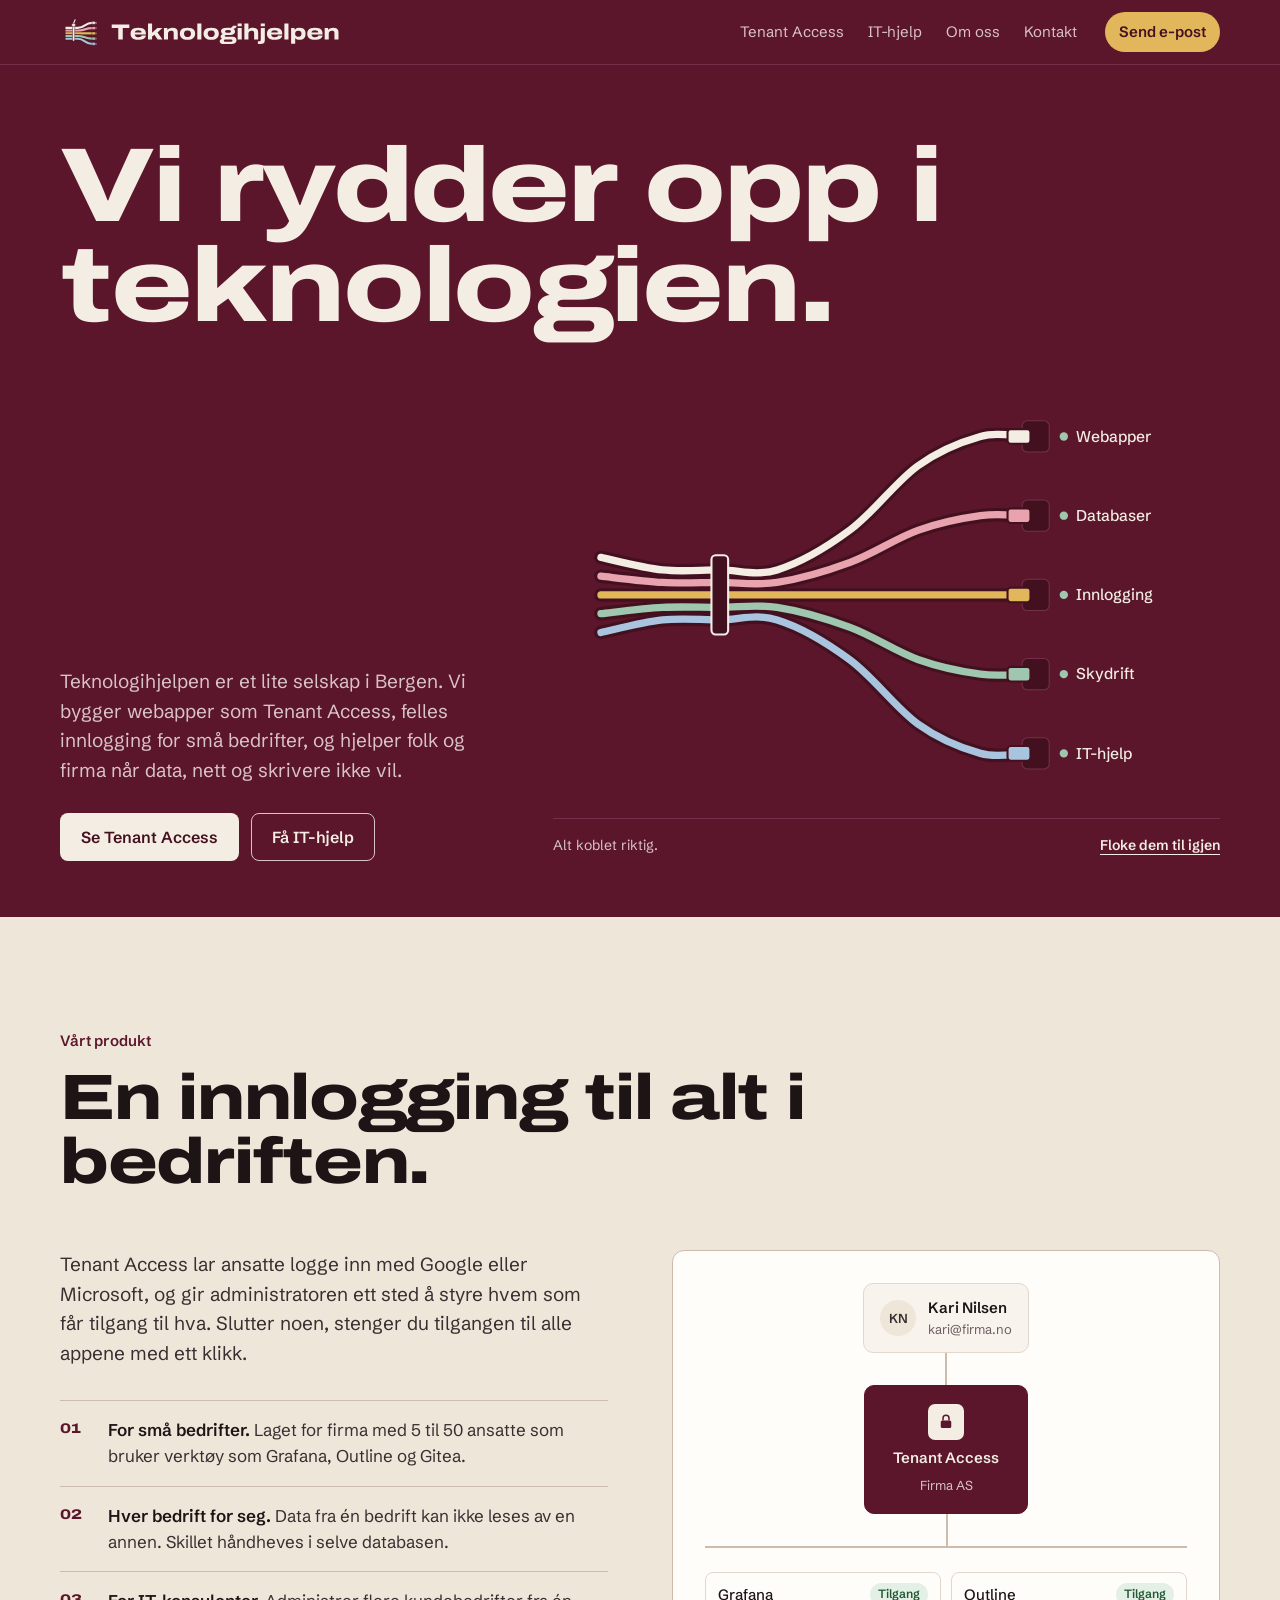
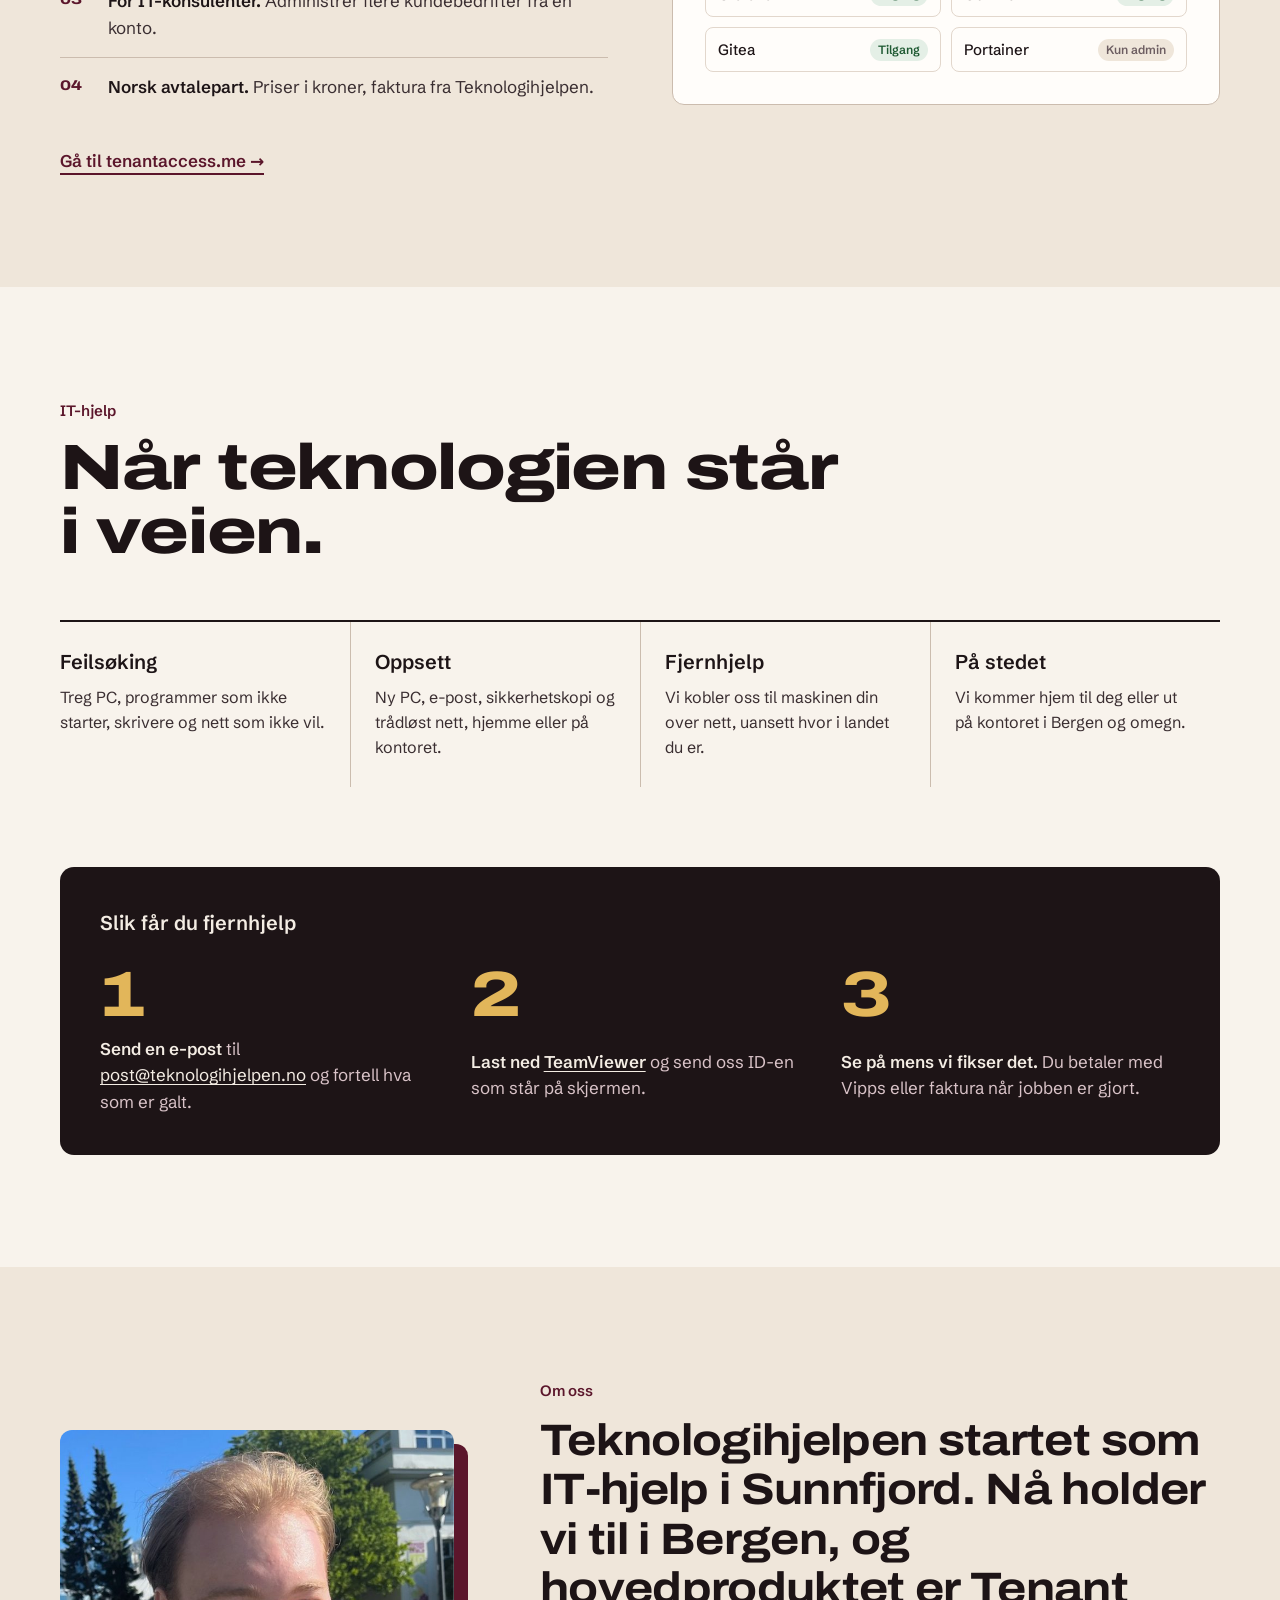
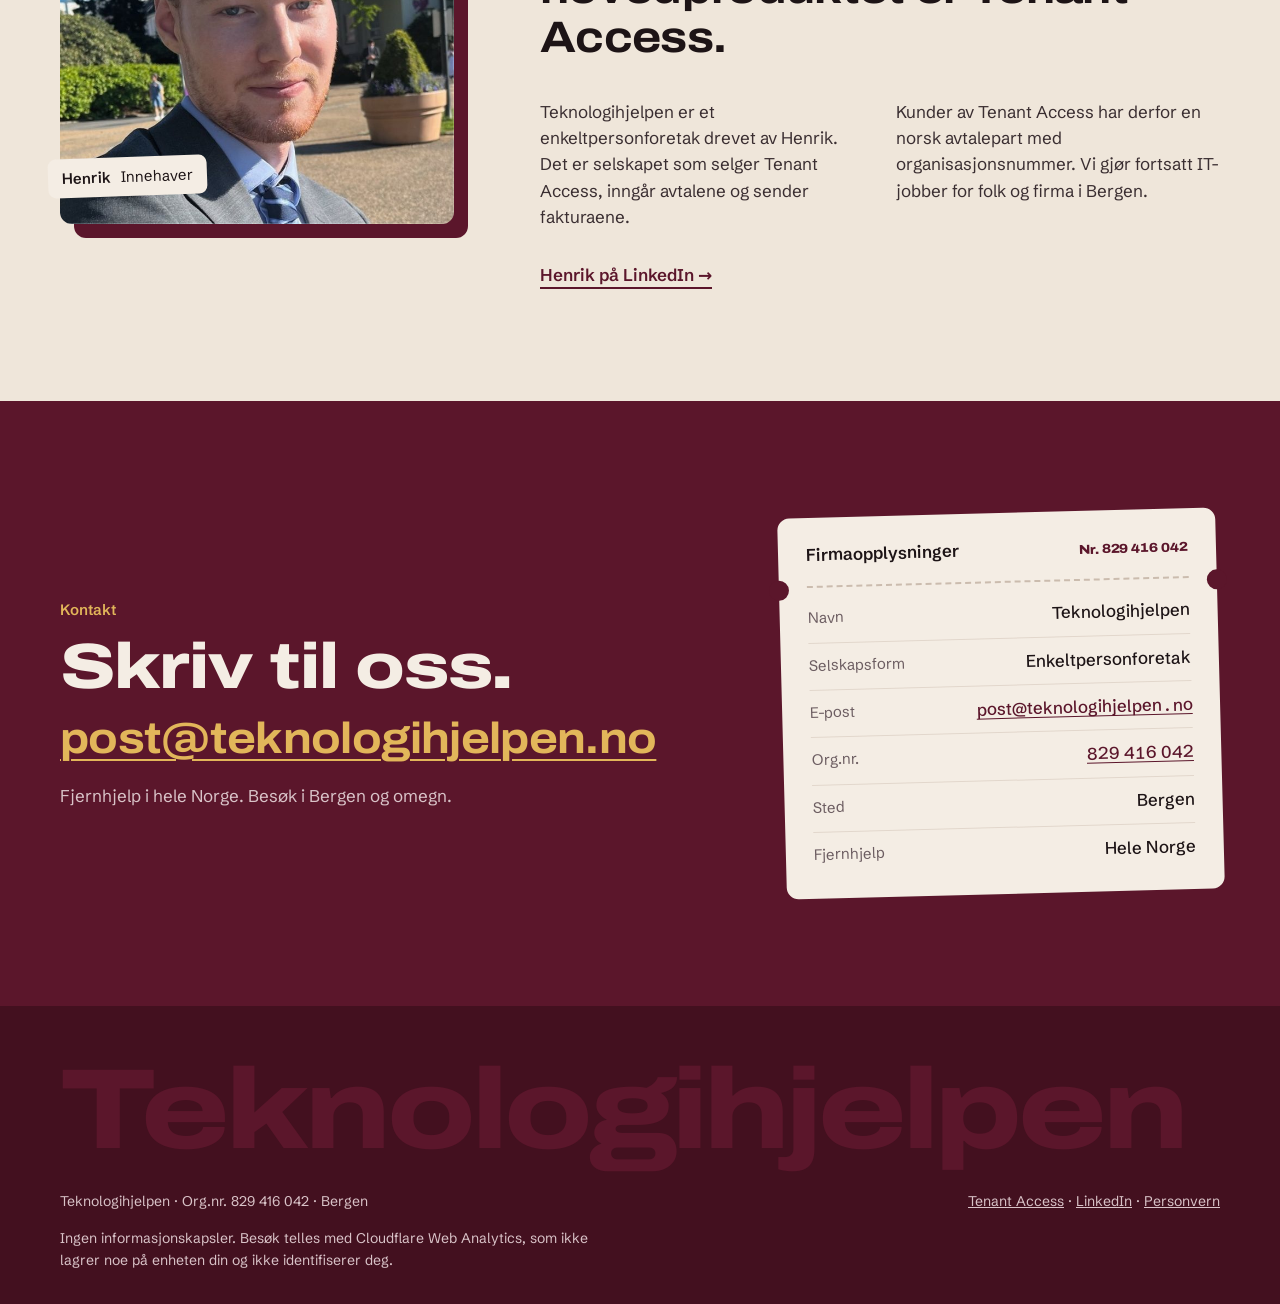
<file: index.html>
<!doctype html>
<html lang="nb">
<head>
  <meta charset="utf-8">
  <meta name="viewport" content="width=device-width, initial-scale=1">
  <title>Teknologihjelpen: IT-hjelp og programvare fra Bergen</title>
  <meta name="description" content="Teknologihjelpen er et enkeltpersonforetak i Bergen. Vi bygger webapper som Tenant Access, felles innlogging for små bedrifter, og hjelper folk og firma med data, nett og skrivere.">
  <meta name="theme-color" content="#5b162b">
  <link rel="icon" href="/favicon.ico" sizes="32x32">
  <link rel="icon" href="/favicon.svg" type="image/svg+xml">
  <link rel="icon" href="/icon-192.png" type="image/png" sizes="192x192">
  <link rel="apple-touch-icon" href="/apple-touch-icon.png">
  <meta property="og:type" content="website">
  <meta property="og:site_name" content="Teknologihjelpen">
  <meta property="og:title" content="Teknologihjelpen: IT-hjelp og programvare fra Bergen">
  <meta property="og:description" content="Vi bygger webapper som Tenant Access, felles innlogging for små bedrifter, og hjelper folk og firma med data, nett og skrivere.">
  <link rel="canonical" href="https://teknologihjelpen.no/">
  <meta property="og:url" content="https://teknologihjelpen.no/">
  <meta property="og:image" content="https://teknologihjelpen.no/bilder/logo/og-image.png">
  <meta property="og:image:width" content="1200">
  <meta property="og:image:height" content="630">
  <meta name="twitter:card" content="summary_large_image">
  <link rel="stylesheet" href="fonts.css">
  <link rel="stylesheet" href="style.css">
  <script src="script.js" defer></script>
  <script type="application/ld+json">
  {
    "@context": "https://schema.org",
    "@type": "Organization",
    "name": "Teknologihjelpen",
    "url": "https://teknologihjelpen.no",
    "logo": "https://teknologihjelpen.no/bilder/logo/teknologihjelpen-logo-512.png",
    "email": "post@teknologihjelpen.no",
    "taxID": "829416042",
    "areaServed": "Bergen",
    "founder": { "@type": "Person", "name": "Henrik", "sameAs": "https://www.linkedin.com/in/henvagdev/" },
    "owns": { "@type": "SoftwareApplication", "name": "Tenant Access", "url": "https://tenantaccess.me" }
  }
  </script>
</head>
<body>
  <a class="skip" href="#innhold">Hopp til innholdet</a>

  <header class="top">
    <div class="wrap top-row">
      <a class="brand" href="#" aria-label="Teknologihjelpen, til toppen">
        <img class="brand-logo" src="bilder/logo/teknologihjelpen-lockup-dark.svg" alt="Teknologihjelpen" width="279" height="42">
      </a>
      <nav aria-label="Hovedmeny">
        <a href="#tenant-access">Tenant Access</a>
        <a href="#it-hjelp">IT-hjelp</a>
        <a href="#om">Om oss</a>
        <a href="#kontakt">Kontakt</a>
      </nav>
      <a class="call" href="mailto:post@teknologihjelpen.no">Send e-post</a>
    </div>
  </header>

  <main id="innhold">
    <!-- Hero: tangled cables that sort themselves into the right ports -->
    <section class="hero">
      <div class="wrap">
        <h1>Vi rydder opp i teknologien.</h1>
        <div class="hero-row">
          <div class="hero-copy">
            <p class="hero-lead">Teknologihjelpen er et lite selskap i Bergen. Vi bygger webapper som Tenant Access, felles innlogging for små bedrifter, og hjelper folk og firma når data, nett og skrivere ikke vil.</p>
            <div class="actions">
              <a class="btn btn-cream" href="https://tenantaccess.me">Se Tenant Access</a>
              <a class="btn btn-line" href="#it-hjelp">Få IT-hjelp</a>
            </div>
          </div>
          <figure class="tangle">
            <svg id="cables" viewBox="0 0 640 420" role="img" aria-labelledby="cables-title">
              <title id="cables-title">Fem sammenfiltrede kabler som rettes ut og kobles til hver sin port: webapper, databaser, innlogging, skydrift og IT-hjelp.</title>
            </svg>
            <figcaption>
              <span id="tangle-status" aria-live="polite">Alt koblet riktig.</span>
              <button type="button" id="tangle-btn" class="text-btn">Floke dem til igjen</button>
            </figcaption>
          </figure>
        </div>
      </div>
    </section>

    <!-- Tenant Access -->
    <section id="tenant-access" class="section paper">
      <div class="wrap">
        <div class="section-head">
          <p class="kicker">Vårt produkt</p>
          <h2>En innlogging til alt i bedriften.</h2>
        </div>
        <div class="ta-grid">
          <div class="ta-copy">
            <p class="lead">Tenant Access lar ansatte logge inn med Google eller Microsoft, og gir administratoren ett sted å styre hvem som får tilgang til hva. Slutter noen, stenger du tilgangen til alle appene med ett klikk.</p>
            <ol class="points">
              <li><strong>For små bedrifter.</strong> Laget for firma med 5 til 50 ansatte som bruker verktøy som Grafana, Outline og Gitea.</li>
              <li><strong>Hver bedrift for seg.</strong> Data fra én bedrift kan ikke leses av en annen. Skillet håndheves i selve databasen.</li>
              <li><strong>For IT-konsulenter.</strong> Administrer flere kundebedrifter fra én konto.</li>
              <li><strong>Norsk avtalepart.</strong> Priser i kroner, faktura fra Teknologihjelpen.</li>
            </ol>
            <p><a class="arrow-link" href="https://tenantaccess.me">Gå til tenantaccess.me <span aria-hidden="true">→</span></a></p>
          </div>

          <div class="flow" aria-hidden="true">
            <div class="flow-person">
              <span class="avatar">KN</span>
              <span><b>Kari Nilsen</b><small>kari@firma.no</small></span>
            </div>
            <div class="flow-line"></div>
            <div class="flow-hub">
              <span class="mark mark-lg"><svg viewBox="0 0 24 24" width="18" height="18"><rect x="5" y="10" width="14" height="10" rx="2" fill="currentColor"/><path d="M8 10V7a4 4 0 0 1 8 0v3" fill="none" stroke="currentColor" stroke-width="2"/></svg></span>
              <b>Tenant Access</b>
              <small>Firma AS</small>
            </div>
            <div class="flow-fan">
              <span class="flow-app ok">Grafana <i>Tilgang</i></span>
              <span class="flow-app ok">Outline <i>Tilgang</i></span>
              <span class="flow-app ok">Gitea <i>Tilgang</i></span>
              <span class="flow-app no">Portainer <i>Kun admin</i></span>
            </div>
          </div>
        </div>
      </div>
    </section>

    <!-- IT help -->
    <section id="it-hjelp" class="section">
      <div class="wrap">
        <div class="section-head">
          <p class="kicker">IT-hjelp</p>
          <h2>Når teknologien står i veien.</h2>
        </div>

        <ul class="services">
          <li>
            <h3>Feilsøking</h3>
            <p>Treg PC, programmer som ikke starter, skrivere og nett som ikke vil.</p>
          </li>
          <li>
            <h3>Oppsett</h3>
            <p>Ny PC, e-post, sikkerhetskopi og trådløst nett, hjemme eller på kontoret.</p>
          </li>
          <li>
            <h3>Fjernhjelp</h3>
            <p>Vi kobler oss til maskinen din over nett, uansett hvor i landet du er.</p>
          </li>
          <li>
            <h3>På stedet</h3>
            <p>Vi kommer hjem til deg eller ut på kontoret i Bergen og omegn.</p>
          </li>
        </ul>

        <div class="steps">
          <h3 class="steps-title">Slik får du fjernhjelp</h3>
          <ol>
            <li><span class="num">1</span><p><b>Send en e-post</b> til <a class="ink-link" href="mailto:post@teknologihjelpen.no">post@teknologihjelpen.no</a> og fortell hva som er galt.</p></li>
            <li><span class="num">2</span><p><b>Last ned <a class="ink-link" href="https://www.teamviewer.com/nb/download/">TeamViewer</a></b> og send oss ID-en som står på skjermen.</p></li>
            <li><span class="num">3</span><p><b>Se på mens vi fikser det.</b> Du betaler med Vipps eller faktura når jobben er gjort.</p></li>
          </ol>
        </div>
      </div>
    </section>

    <!-- About -->
    <section id="om" class="section paper">
      <div class="wrap about">
        <figure class="portrait">
          <img src="bilder/henrik.jpg" alt="Henrik, innehaver av Teknologihjelpen" width="720" height="720" loading="lazy">
          <figcaption><b>Henrik</b> Innehaver</figcaption>
        </figure>
        <div class="about-text">
          <p class="kicker">Om oss</p>
          <p class="statement">Teknologihjelpen startet som IT-hjelp i Sunnfjord. Nå holder vi til i Bergen, og hovedproduktet er Tenant Access.</p>
          <div class="about-cols">
            <p>Teknologihjelpen er et enkeltpersonforetak drevet av Henrik. Det er selskapet som selger Tenant Access, inngår avtalene og sender fakturaene.</p>
            <p>Kunder av Tenant Access har derfor en norsk avtalepart med organisasjonsnummer. Vi gjør fortsatt IT-jobber for folk og firma i Bergen.</p>
          </div>
          <p class="about-link"><a class="arrow-link" href="https://www.linkedin.com/in/henvagdev/">Henrik på LinkedIn <span aria-hidden="true">→</span></a></p>
        </div>
      </div>
    </section>

    <!-- Contact -->
    <section id="kontakt" class="contact">
      <div class="wrap contact-grid">
        <div>
          <p class="kicker kicker-light">Kontakt</p>
          <h2 class="contact-title">Skriv til oss.</h2>
          <a class="big-mail" href="mailto:post@teknologihjelpen.no">post@teknologihjelpen.no</a>
          <p class="contact-note">Fjernhjelp i hele Norge. Besøk i Bergen og omegn.</p>
        </div>

        <div class="ticket">
          <div class="ticket-head">
            <span>Firmaopplysninger</span>
            <span class="ticket-no">Nr. 829 416 042</span>
          </div>
          <dl>
            <div><dt>Navn</dt><dd>Teknologihjelpen</dd></div>
            <div><dt>Selskapsform</dt><dd>Enkeltpersonforetak</dd></div>
            <div><dt>E-post</dt><dd><a href="mailto:post@teknologihjelpen.no">post@teknologihjelpen.no</a></dd></div>
            <div><dt>Org.nr.</dt><dd><a href="https://virksomhet.brreg.no/nb/oppslag/enheter/829416042">829 416 042</a></dd></div>
            <div><dt>Sted</dt><dd>Bergen</dd></div>
            <div><dt>Fjernhjelp</dt><dd>Hele Norge</dd></div>
          </dl>
        </div>
      </div>
    </section>
  </main>

  <footer class="foot">
    <div class="wrap">
      <p class="foot-word" aria-hidden="true">Teknologihjelpen</p>
      <div class="foot-row">
        <span>Teknologihjelpen · Org.nr. 829 416 042 · Bergen</span>
        <span><a href="https://tenantaccess.me">Tenant Access</a> · <a href="https://www.linkedin.com/in/henvagdev/">LinkedIn</a> · <a href="https://tenantaccess.me/personvern">Personvern</a></span>
      </div>
      <p class="foot-privacy">Ingen informasjonskapsler. Besøk telles med Cloudflare Web Analytics, som ikke lagrer noe på enheten din og ikke identifiserer deg.</p>
    </div>
  </footer>
  <!-- Cloudflare Web Analytics: besøkstall uten informasjonskapsler, se notatet i bunnteksten. -->
  <script type="module" src="https://static.cloudflareinsights.com/beacon.min.js" data-cf-beacon='{"token": "2028c2a6ebc44d8bab7da7ae7304849e"}'></script>
</body>
</html>
</file>
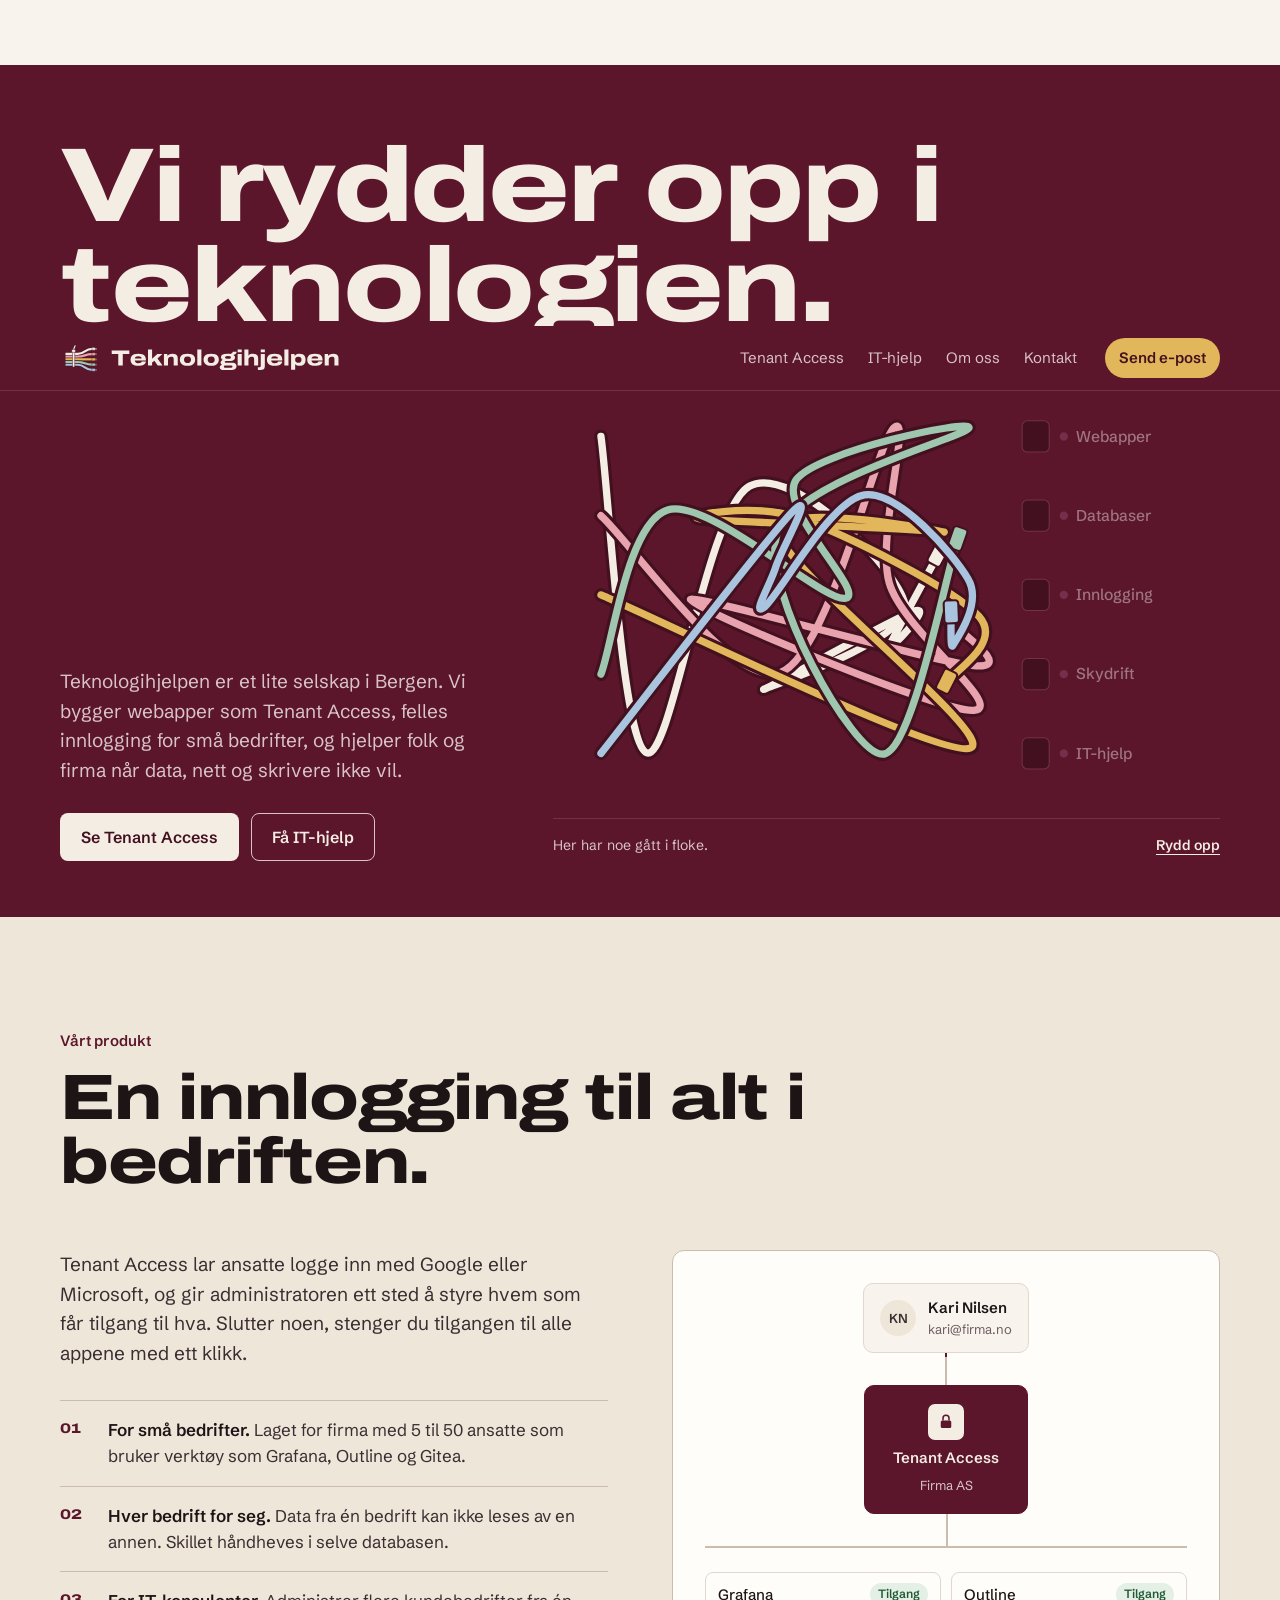
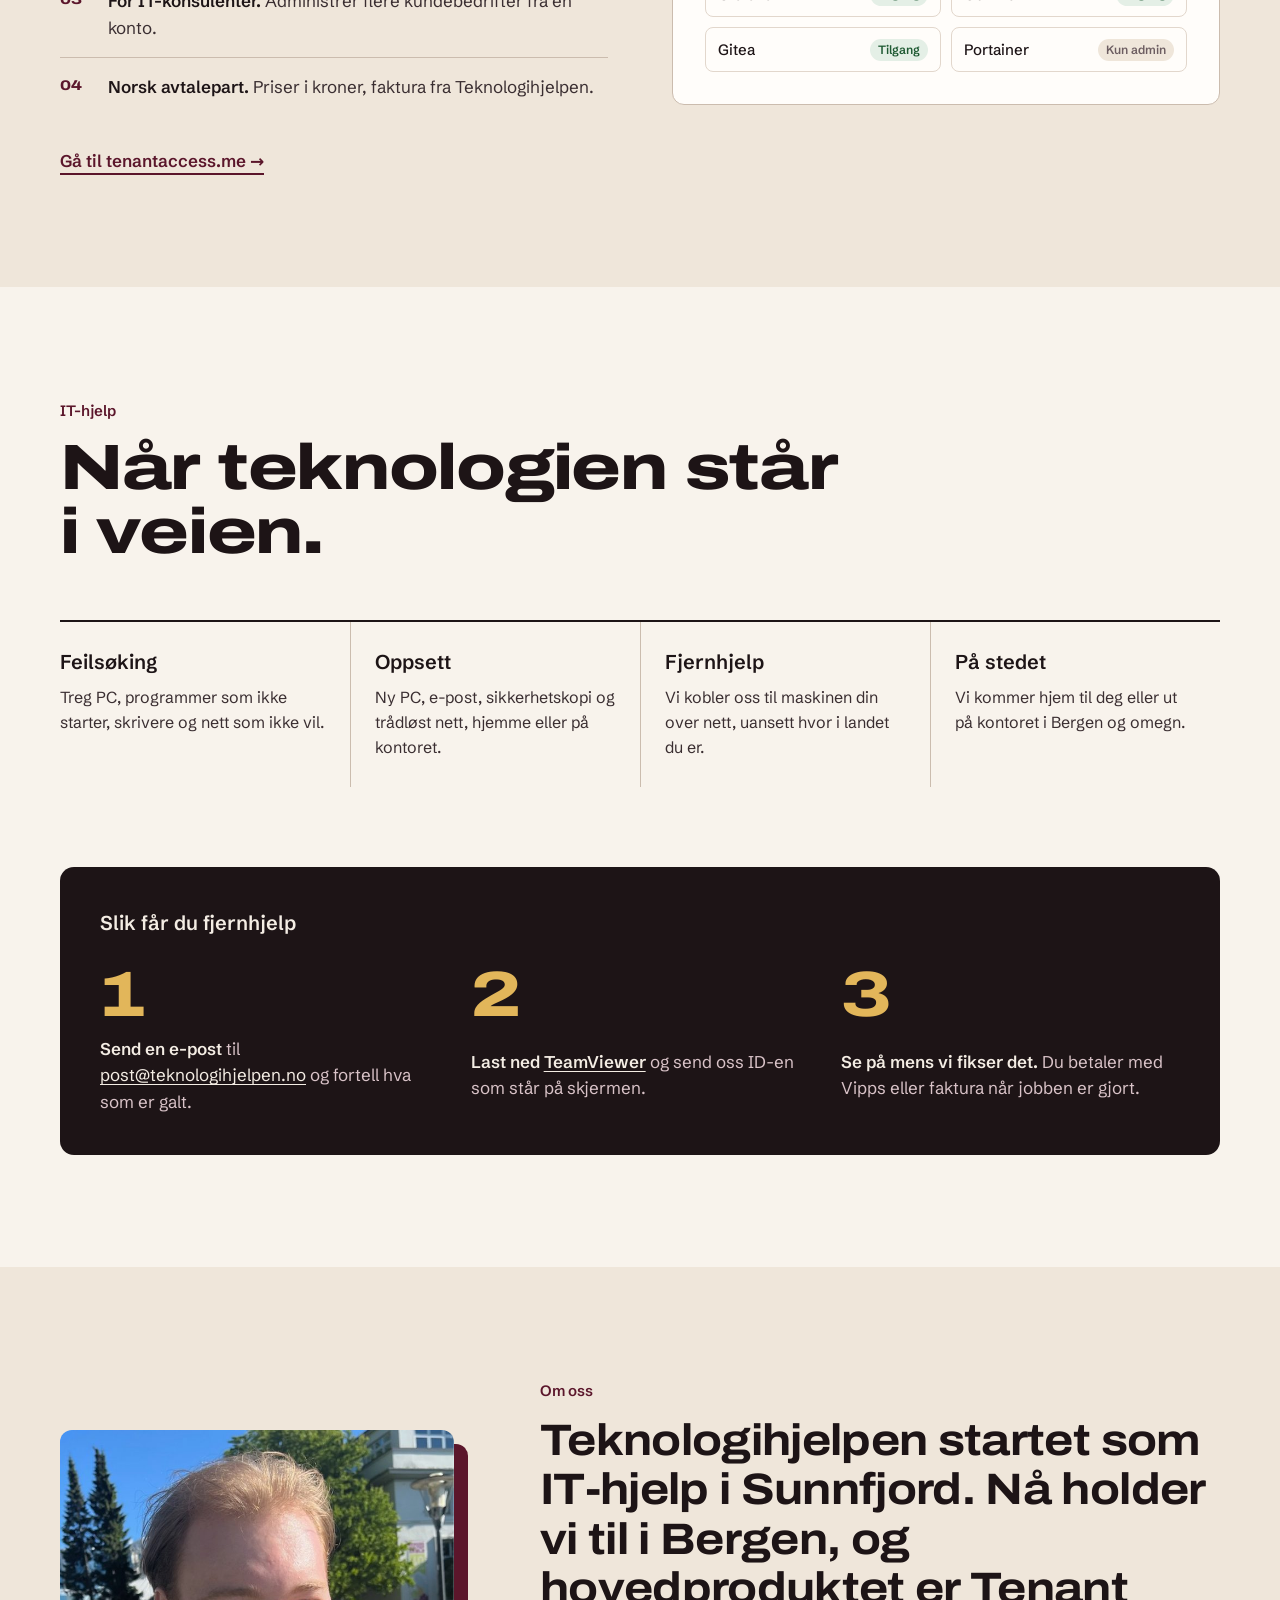
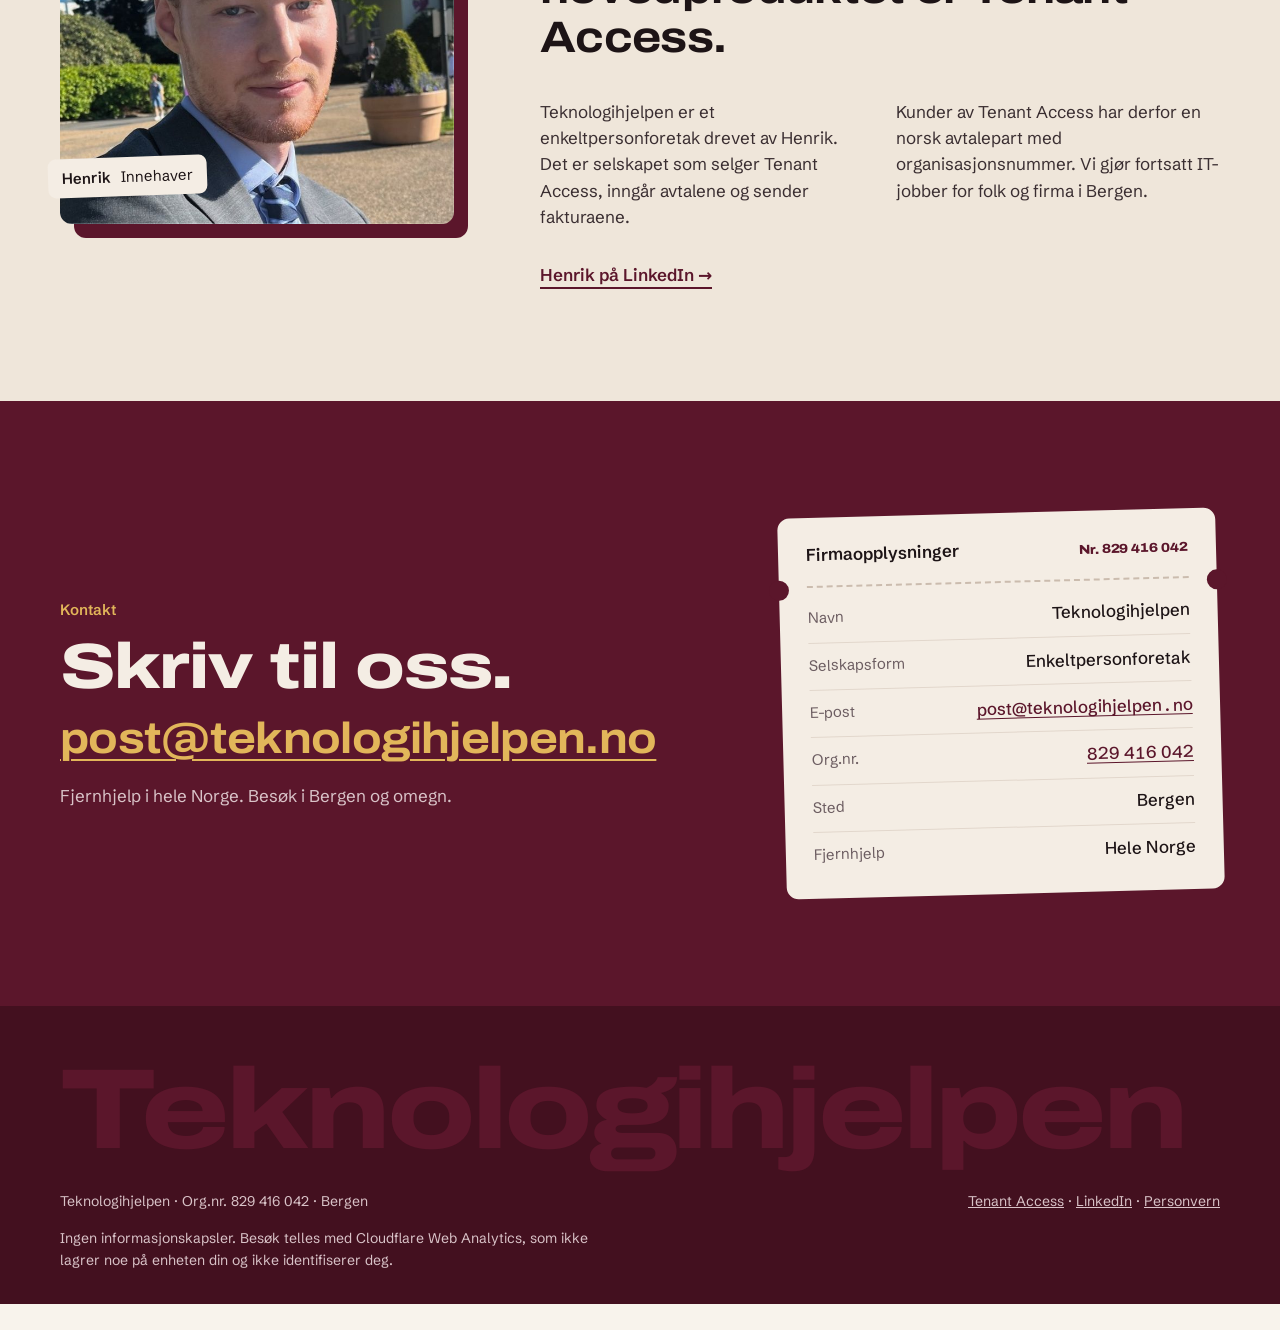
<file: info-om-oss/info.html>
<!doctype html>
<html lang="nb"><head><meta charset="utf-8"><title>Teknologihjelpen</title>
<link rel="canonical" href="https://teknologihjelpen.no/#om">
<meta http-equiv="refresh" content="0; url=/#om"></head>
<body><p><a href="/#om">Gå til teknologihjelpen.no</a></p></body></html>
</file>
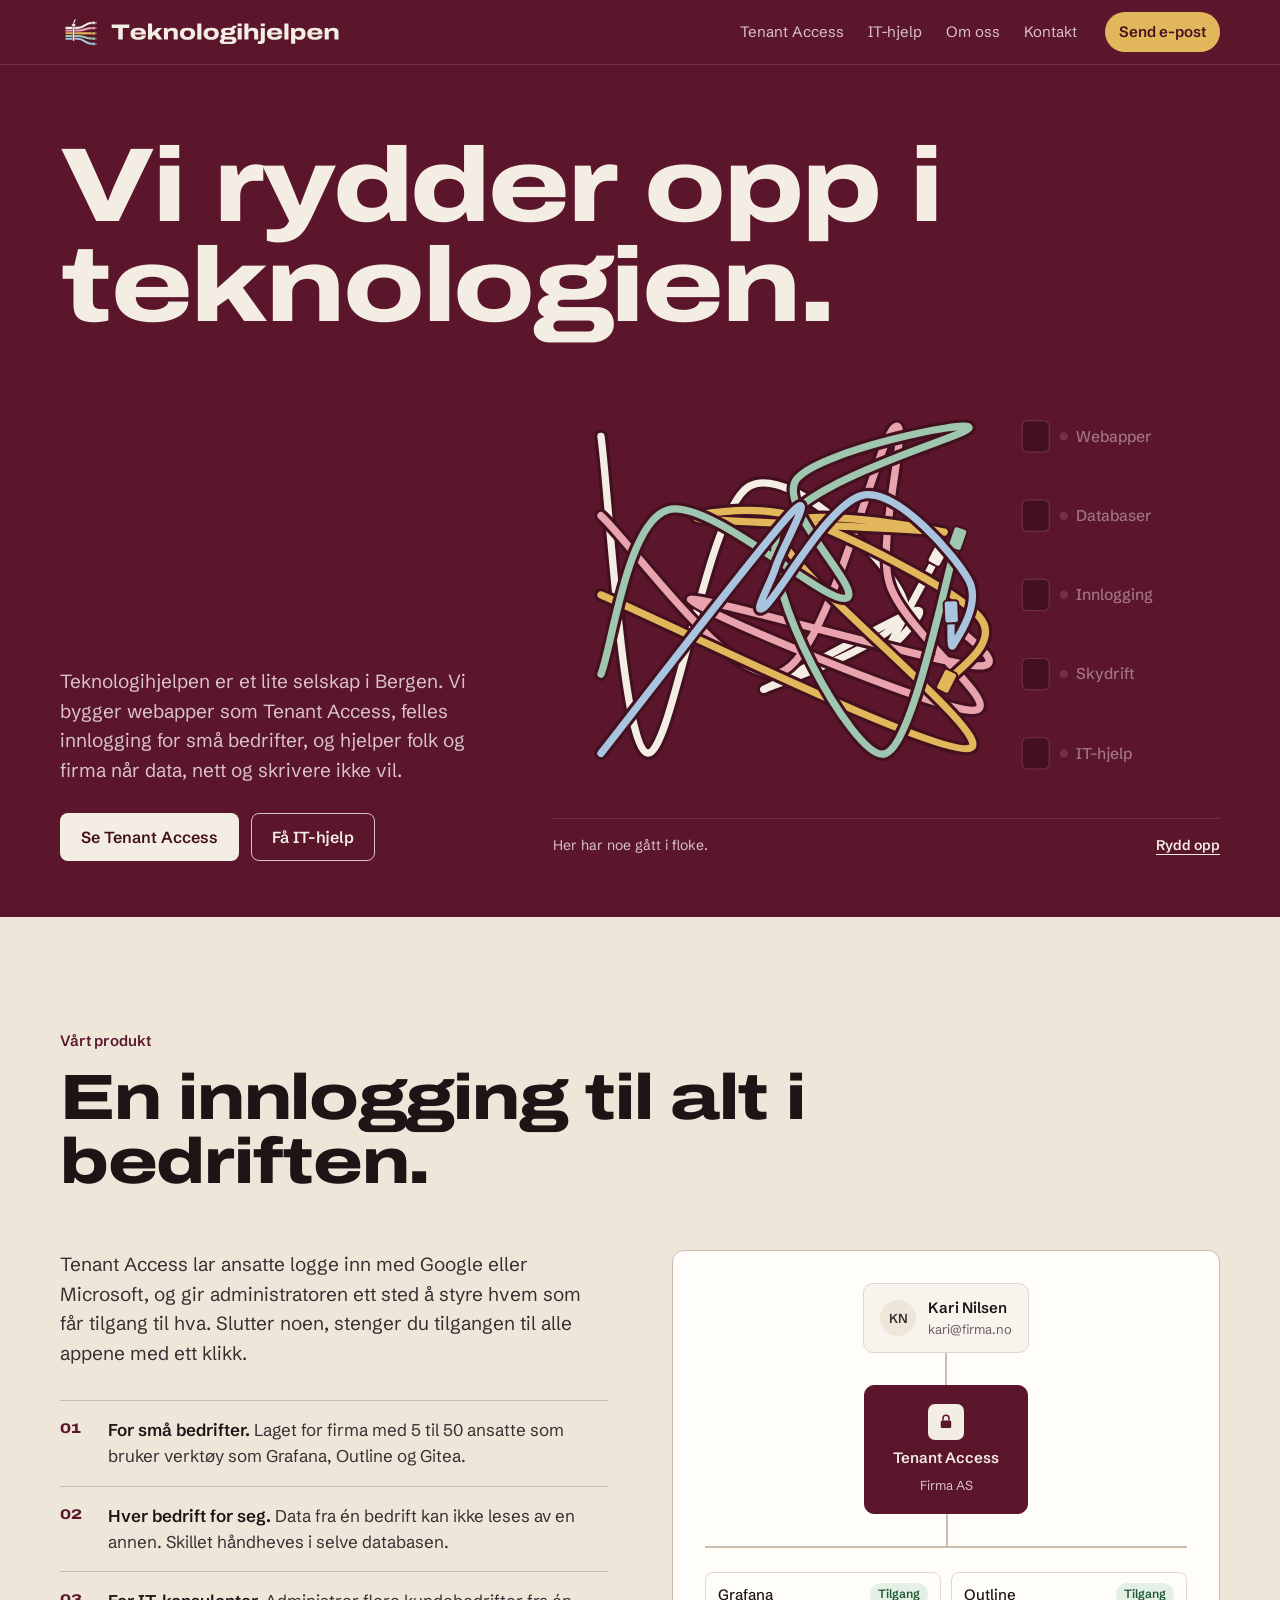
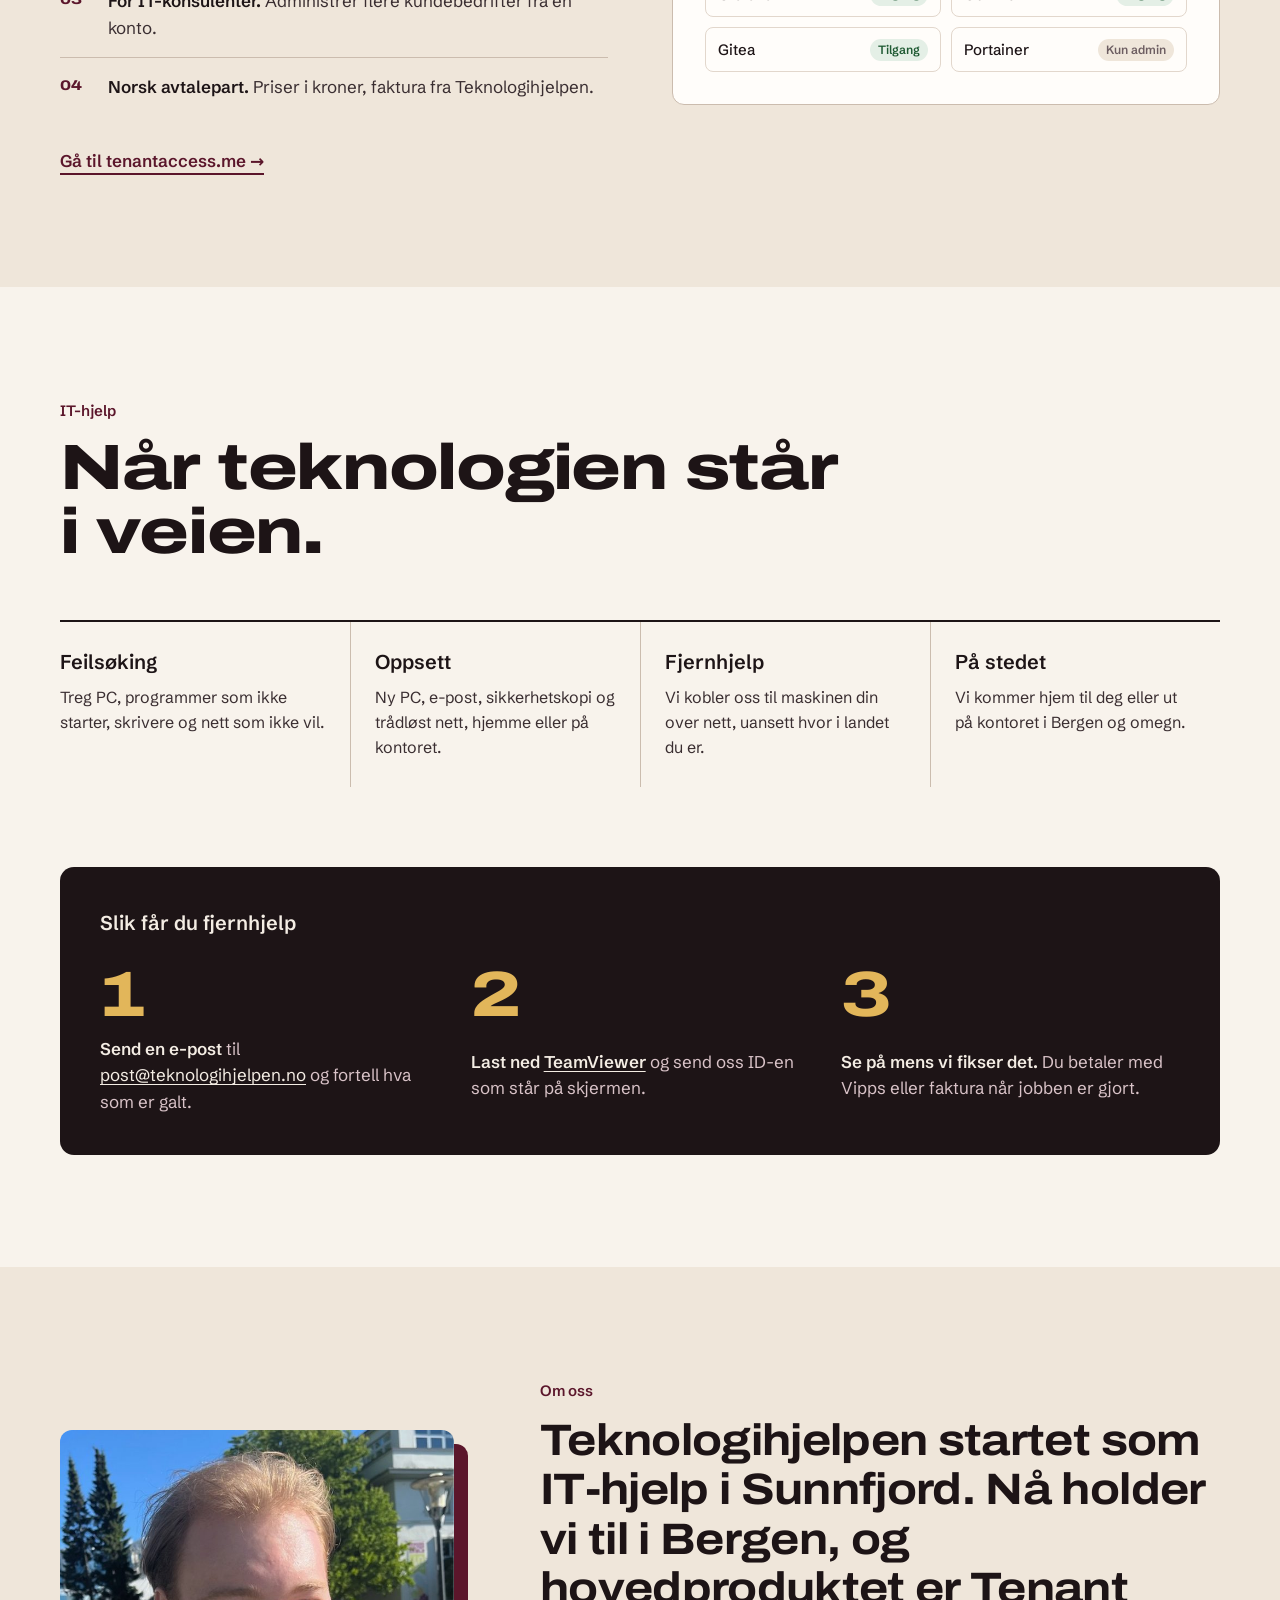
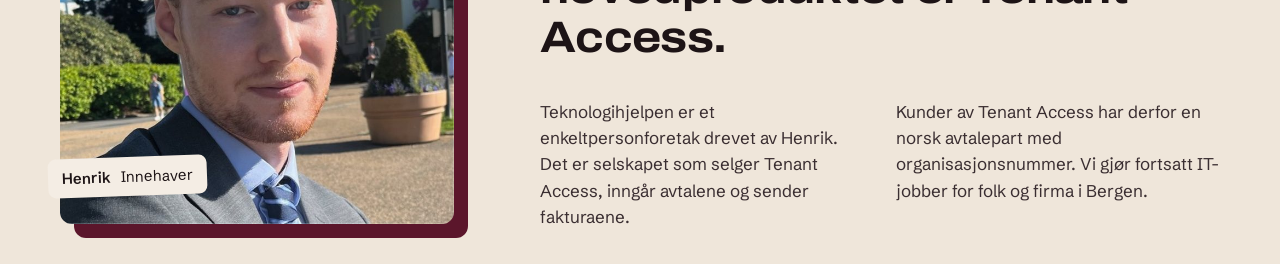
<file: kontakt-oss/kontakt.html>
<!doctype html>
<html lang="nb"><head><meta charset="utf-8"><title>Teknologihjelpen</title>
<link rel="canonical" href="https://teknologihjelpen.no/#kontakt">
<meta http-equiv="refresh" content="0; url=/#kontakt"></head>
<body><p><a href="/#kontakt">Gå til teknologihjelpen.no</a></p></body></html>
</file>
<file: fonts.css>
/* Skrifttypene ligger på eget domene, så ingen besøkendes IP-adresse sendes til Google Fonts. SIL Open Font License 1.1 (fonts/OFL.txt). */
@font-face {
  font-family: 'Archivo';
  font-style: normal;
  font-display: swap;
  font-weight: 100 900;
  font-stretch: 62% 125%;
  src: url(fonts/archivo-latin-wdth-normal.woff2) format('woff2-variations');
}
@font-face {
  font-family: 'Schibsted Grotesk';
  font-style: normal;
  font-display: swap;
  font-weight: 400;
  src: url(fonts/schibsted-grotesk-latin-400-normal.woff2) format('woff2');
}
@font-face {
  font-family: 'Schibsted Grotesk';
  font-style: normal;
  font-display: swap;
  font-weight: 500;
  src: url(fonts/schibsted-grotesk-latin-500-normal.woff2) format('woff2');
}
@font-face {
  font-family: 'Schibsted Grotesk';
  font-style: normal;
  font-display: swap;
  font-weight: 600;
  src: url(fonts/schibsted-grotesk-latin-600-normal.woff2) format('woff2');
}
</file>
<file: style.css>
/* Teknologihjelpen
   Burgundy from the original logo, warm paper, Archivo (expanded) for display and
   Schibsted Grotesk for text, the same text face as Tenant Access. */

:root {
  --wine: #5b162b;
  --wine-deep: #43101f;
  --wine-line: #74304a;
  --cream: #f4ede4;
  --cream-muted: #d9c3c8;
  --paper: #f8f3ec;
  --paper-2: #efe6da;
  --surface: #fffdfa;
  --ink: #1d1416;
  --ink-2: #3a2e31;
  --muted: #6c5d61;
  --line: #e2d7cc;
  --line-strong: #cbbcae;
  --signal: #e2b65a;
  --display: "Archivo", "Arial Black", system-ui, sans-serif;
  --text: "Schibsted Grotesk", system-ui, sans-serif;
  --col: min(1160px, 100% - 3rem);
  --ease: cubic-bezier(0.22, 1, 0.36, 1);
}

*, *::before, *::after { box-sizing: border-box; }
html { scroll-behavior: smooth; scroll-padding-top: 76px; }
@media (prefers-reduced-motion: reduce) { html { scroll-behavior: auto; } }

body {
  margin: 0;
  background: var(--paper);
  color: var(--ink);
  font-family: var(--text);
  font-size: 17px;
  line-height: 1.55;
  -webkit-font-smoothing: antialiased;
}

h1, h2, h3, p { margin: 0; }
a { color: inherit; }
:focus-visible { outline: 2px solid var(--signal); outline-offset: 3px; border-radius: 4px; }

.wrap { width: var(--col); margin-inline: auto; }
.skip { position: absolute; left: -9999px; }
.skip:focus { left: 16px; top: 12px; z-index: 20; background: var(--surface); color: var(--ink); padding: 8px 12px; }

.display, h1, h2, .foot-word, .num {
  font-family: var(--display);
  font-stretch: 125%;
  font-weight: 800;
  letter-spacing: -0.02em;
}

/* Header */
/* Sticky bar. It slides away while scrolling down and comes back on any scroll up; keyboard focus
   inside it always brings it back. The "Send e-post" button stays put: it moves down by exactly as
   much as the bar moves up, on the same curve. Same behaviour as the Tenant Access landing bar. */
.top {
  --bar-h: 65px; /* the 64px row and its 1px rule */
  position: sticky; top: 0; z-index: 10;
  background: var(--wine);
  color: var(--cream);
  border-bottom: 1px solid var(--wine-line);
  transition: transform 0.32s var(--ease);
}
.top.is-hidden:not(:focus-within) { transform: translateY(calc(-1 * var(--bar-h))); }
.top.is-hidden:not(:focus-within) .call {
  transform: translateY(var(--bar-h));
  box-shadow: 0 0 0 1px rgba(29, 20, 22, 0.12), 0 6px 18px rgba(29, 20, 22, 0.28);
}
@media (prefers-reduced-motion: reduce) {
  .top, .top .call { transition: none; }
}
.top-row { display: flex; align-items: center; gap: 28px; height: 64px; }
.brand { display: inline-flex; align-items: center; gap: 10px; font-weight: 600; text-decoration: none; }
.brand-logo { display: block; height: 42px; width: auto; }
.mark {
  display: inline-grid; place-items: center;
  width: 30px; height: 30px; border-radius: 7px;
  background: var(--cream); color: var(--wine);
}
nav { display: flex; gap: 24px; margin-left: auto; font-size: 15px; }
nav a { text-decoration: none; color: var(--cream-muted); }
nav a:hover { color: var(--cream); }
.call {
  font-size: 15px; font-weight: 600; text-decoration: none;
  padding: 8px 14px; border-radius: 999px;
  background: var(--signal); color: var(--wine-deep);
  transition: transform 0.32s var(--ease), box-shadow 0.32s var(--ease), background-color 0.15s ease;
}
.call:hover { background: var(--cream); }

/* Hero */
.hero { background: var(--wine); color: var(--cream); padding: 72px 0 56px; overflow: hidden; }
.hero h1 {
  font-size: clamp(42px, 8.2vw, 112px);
  line-height: 0.95;
  max-width: 11ch;
}
.hero-row {
  display: grid; grid-template-columns: minmax(0, 0.8fr) minmax(0, 1.2fr);
  gap: 48px; align-items: end; margin-top: 40px;
}
.hero-lead { font-size: 19px; color: var(--cream-muted); max-width: 40ch; }
.actions { display: flex; flex-wrap: wrap; gap: 12px; margin-top: 28px; }
.btn {
  display: inline-flex; align-items: center; height: 48px; padding: 0 20px;
  border-radius: 8px; font-weight: 600; font-size: 16px; text-decoration: none;
  border: 1.5px solid transparent;
}
.btn-cream { background: var(--cream); color: var(--wine-deep); }
.btn-cream:hover { background: #fff; }
.btn-line { border-color: var(--cream-muted); color: var(--cream); }
.btn-line:hover { border-color: var(--cream); }

.tangle { margin: 0; }
.tangle svg { display: block; width: 100%; height: auto; }
.tangle figcaption {
  display: flex; justify-content: space-between; align-items: center; gap: 16px;
  border-top: 1px solid var(--wine-line); padding-top: 12px; margin-top: 4px;
  font-size: 14px; color: var(--cream-muted);
}
.text-btn {
  font: inherit; font-weight: 600; color: var(--cream); background: none; border: 0; padding: 4px 0;
  cursor: pointer; text-decoration: underline; text-underline-offset: 4px;
}
.text-btn:hover { color: var(--signal); }
.port-label { font-family: var(--text); font-size: 15px; font-weight: 500; }

/* Sections */
.section { padding: 112px 0; }
.paper { background: var(--paper-2); }
.section-head { margin-bottom: 56px; }
.kicker { font-size: 15px; font-weight: 600; color: var(--wine); margin-bottom: 14px; }
.kicker-light { color: var(--signal); }
h2 { font-size: clamp(32px, 5vw, 64px); line-height: 1; max-width: 16ch; }
.lead { font-size: 19px; color: var(--ink-2); }

/* Tenant Access */
.ta-grid { display: grid; grid-template-columns: minmax(0, 1fr) minmax(0, 1fr); gap: 64px; align-items: start; }
.points { list-style: none; counter-reset: p; margin: 32px 0; padding: 0; }
.points li {
  counter-increment: p; position: relative;
  padding: 16px 0 16px 48px; border-top: 1px solid var(--line-strong); color: var(--ink-2);
}
.points li::before {
  content: counter(p, decimal-leading-zero);
  position: absolute; left: 0; top: 17px;
  font-family: var(--display); font-stretch: 125%; font-weight: 800; font-size: 14px; color: var(--wine);
}
.points strong { color: var(--ink); }
.arrow-link { font-weight: 600; color: var(--wine); text-decoration: none; border-bottom: 2px solid currentColor; padding-bottom: 2px; }
.arrow-link span { display: inline-block; transition: transform .2s ease; }
.arrow-link:hover span { transform: translateX(4px); }

.flow {
  background: var(--surface); border: 1px solid var(--line-strong); border-radius: 12px;
  padding: 32px; display: grid; justify-items: center; gap: 0;
}
.flow-person, .flow-hub {
  display: flex; align-items: center; gap: 12px;
  border: 1px solid var(--line); border-radius: 10px; padding: 12px 16px; background: var(--paper);
  font-size: 15px;
}
.flow-person b, .flow-hub b { display: block; }
.flow-person small, .flow-hub small { display: block; color: var(--muted); font-size: 13px; }
.flow-hub { background: var(--wine); color: var(--cream); border-color: var(--wine); flex-direction: column; gap: 6px; padding: 18px 28px; }
.flow-hub small { color: var(--cream-muted); }
.mark-lg { width: 36px; height: 36px; }
.avatar {
  display: inline-grid; place-items: center; width: 36px; height: 36px; border-radius: 50%;
  background: var(--paper-2); font-weight: 600; font-size: 13px; color: var(--ink-2);
}
.flow-line { width: 2px; height: 32px; background: var(--line-strong); position: relative; overflow: hidden; }
.flow-line::after {
  content: ""; position: absolute; left: 0; top: -12px; width: 2px; height: 12px; background: var(--wine);
  animation: pulse 1.8s ease-in-out infinite;
}
@keyframes pulse { to { top: 32px; } }
.flow-fan {
  display: grid; grid-template-columns: 1fr 1fr; gap: 10px; width: 100%;
  margin-top: 32px; padding-top: 24px; border-top: 2px solid var(--line-strong); position: relative;
}
.flow-fan::before { content: ""; position: absolute; left: 50%; top: -34px; width: 2px; height: 32px; background: var(--line-strong); }
.flow-app {
  display: flex; justify-content: space-between; align-items: center; gap: 8px;
  border: 1px solid var(--line); border-radius: 8px; padding: 10px 12px; font-size: 15px; font-weight: 500;
}
.flow-app i { font-style: normal; font-size: 12px; font-weight: 600; padding: 2px 8px; border-radius: 999px; }
.flow-app.ok i { background: #e4efe6; color: #1f5a33; }
.flow-app.no i { background: var(--paper-2); color: var(--muted); }

/* IT help */
.services {
  list-style: none; margin: 0; padding: 0;
  display: grid; grid-template-columns: repeat(4, minmax(0, 1fr));
  border-top: 2px solid var(--ink);
}
.services li { padding: 24px 24px 28px 0; }
.services li + li { padding-left: 24px; border-left: 1px solid var(--line-strong); }
.services h3 { font-size: 20px; font-weight: 600; margin-bottom: 8px; }
.services p { color: var(--ink-2); font-size: 16px; }

.steps { margin-top: 80px; background: var(--ink); color: var(--cream); border-radius: 14px; padding: 40px; }
.steps-title { font-size: 20px; font-weight: 600; margin-bottom: 28px; color: var(--cream); }
.steps ol { list-style: none; margin: 0; padding: 0; display: grid; grid-template-columns: repeat(3, minmax(0, 1fr)); gap: 32px; }
.steps li { display: grid; gap: 12px; }
.steps .num { font-size: 64px; line-height: 0.9; color: var(--signal); }
.steps p { color: var(--cream-muted); }
.steps b { color: var(--cream); font-weight: 600; }
.ink-link { color: var(--cream); text-underline-offset: 3px; }
.ink-link:hover { color: var(--signal); }

/* About */
.statement {
  font-family: var(--display); font-stretch: 112%; font-weight: 700;
  font-size: clamp(26px, 3.6vw, 44px); line-height: 1.12; letter-spacing: -0.015em;
  max-width: 24ch; color: var(--ink);
}
.about { display: grid; grid-template-columns: minmax(0, 0.75fr) minmax(0, 1.25fr); gap: 72px; align-items: center; }
.portrait { position: relative; margin: 0 14px 14px 0; }
.portrait::before {
  content: ""; position: absolute; inset: 14px -14px -14px 14px; border-radius: 12px; background: var(--wine);
}
.portrait img {
  position: relative; display: block; width: 100%; height: auto; aspect-ratio: 1;
  object-fit: cover; border-radius: 12px;
}
.portrait figcaption {
  position: absolute; left: -12px; bottom: 28px;
  background: var(--cream); color: var(--ink); border-radius: 8px; padding: 8px 14px;
  font-size: 15px; transform: rotate(-2deg);
}
.portrait figcaption b { font-weight: 600; margin-right: 6px; }
.about-cols { display: grid; grid-template-columns: 1fr 1fr; gap: 32px; margin-top: 36px; }
.about-link { margin-top: 32px; }
.about-cols p { color: var(--ink-2); }

/* Contact */
.contact { background: var(--wine); color: var(--cream); padding: 112px 0; }
.contact-grid { display: grid; grid-template-columns: minmax(0, 1.2fr) minmax(0, 0.8fr); gap: 64px; align-items: center; }
.contact-title { font-size: clamp(32px, 5vw, 64px); }
.big-mail {
  display: inline-block; margin-top: 16px;
  font-family: var(--display); font-stretch: 112%; font-weight: 700; letter-spacing: -0.015em;
  font-size: clamp(22px, 3.4vw, 44px); line-height: 1.1; color: var(--signal);
  text-decoration: underline; text-decoration-thickness: 2px; text-underline-offset: 6px;
  overflow-wrap: anywhere;
}
.big-mail:hover { color: var(--cream); }
.contact-note { margin-top: 20px; color: var(--cream-muted); }

.ticket {
  position: relative; background: var(--cream); color: var(--ink);
  border-radius: 12px; padding: 24px 28px 20px; transform: rotate(-1.5deg);
}
.ticket::before, .ticket::after {
  content: ""; position: absolute; top: 62px; width: 20px; height: 20px; border-radius: 50%; background: var(--wine);
}
.ticket::before { left: -10px; }
.ticket::after { right: -10px; }
.ticket-head {
  display: flex; justify-content: space-between; gap: 12px; align-items: baseline;
  font-weight: 600; padding-bottom: 18px; border-bottom: 2px dashed var(--line-strong);
}
.ticket-no { font-family: var(--display); font-stretch: 112%; font-weight: 800; font-size: 13px; color: var(--wine); }
.ticket dl { margin: 8px 0 0; }
.ticket dl div { display: flex; justify-content: space-between; gap: 16px; padding: 10px 0; border-bottom: 1px solid var(--line); }
.ticket dl div:last-child { border-bottom: 0; }
.ticket dt { color: var(--muted); font-size: 15px; }
.ticket dd { margin: 0; font-weight: 500; text-align: right; overflow-wrap: anywhere; font-variant-numeric: tabular-nums; }
.ticket a { color: var(--wine); text-underline-offset: 3px; }

/* Footer */
.foot { background: var(--wine-deep); color: var(--cream-muted); padding: 56px 0 32px; font-size: 14px; overflow: hidden; }
.foot-word {
  font-size: calc(min(1160px, 100vw - 3rem) / 10.2); line-height: 0.85; color: var(--wine);
  white-space: nowrap; margin-bottom: 32px; letter-spacing: -0.035em;
}
.foot-row { display: flex; flex-wrap: wrap; justify-content: space-between; gap: 12px; }
.foot-privacy { margin: 16px 0 0; max-width: 60ch; }
.foot a { color: var(--cream-muted); }
.foot a:hover { color: var(--cream); }

/* Small screens */
@media (max-width: 900px) {
  .hero-row, .ta-grid, .contact-grid { grid-template-columns: 1fr; }
  .about { grid-template-columns: 1fr; gap: 48px; }
  .portrait { max-width: 360px; }
  .services { grid-template-columns: 1fr 1fr; }
  .services li:nth-child(3) { padding-left: 0; border-left: 0; }
  .services li:nth-child(n+3) { border-top: 1px solid var(--line-strong); }
  .steps ol { grid-template-columns: 1fr; gap: 24px; }
  .steps li { grid-template-columns: 56px 1fr; align-items: start; }
  .steps .num { font-size: 44px; }
}
@media (max-width: 640px) {
  :root { --col: calc(100% - 32px); }
  body { font-size: 16px; }
  nav { display: none; }
  .call { margin-left: auto; }
  .brand-logo { height: 32px; }
  .hero { padding: 48px 0 40px; }
  .hero-row { margin-top: 28px; gap: 32px; }
  .section, .contact { padding: 72px 0; }
  .section-head { margin-bottom: 36px; }
  .services { grid-template-columns: 1fr; }
  .services li, .services li + li { padding: 20px 0; border-left: 0; }
  .services li + li { border-top: 1px solid var(--line-strong); }
  .steps { padding: 28px 24px; margin-top: 56px; }
  .flow { padding: 20px; }
  .flow-fan { grid-template-columns: 1fr; }
  .about-cols { grid-template-columns: 1fr; gap: 16px; }
  .portrait figcaption { left: 12px; }
  .ticket { transform: none; }
  .foot-word { font-size: calc((100vw - 32px) / 10.2); }
  .port-label { font-size: 24px; }
}
</file>
